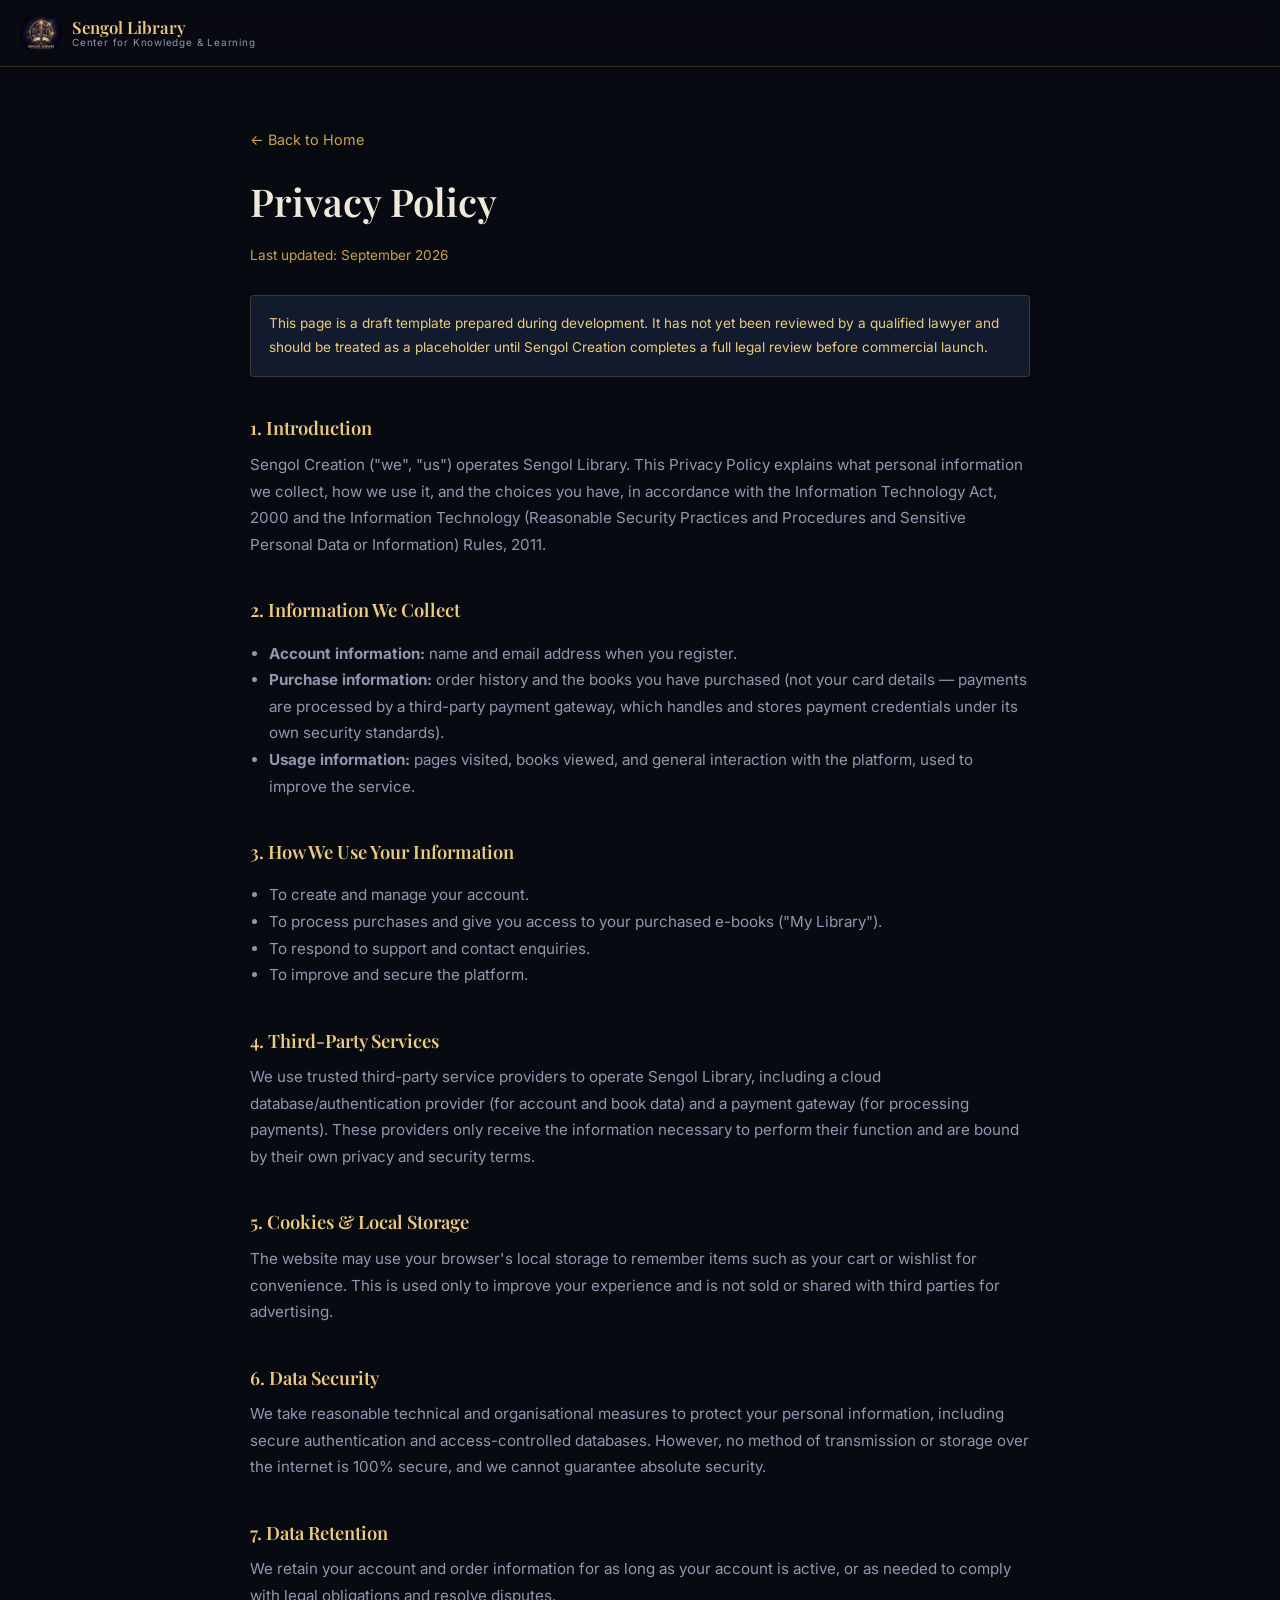
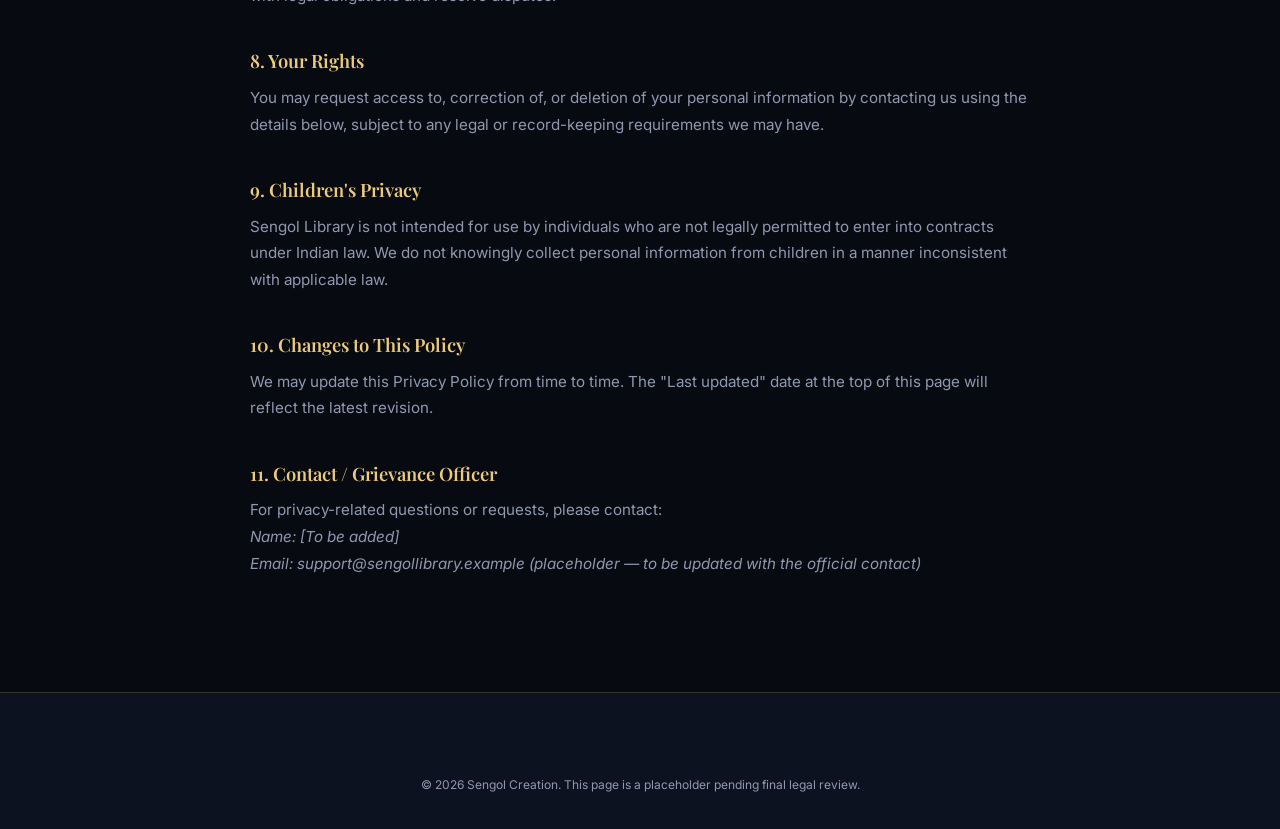
<file: privacy.html>
<!DOCTYPE html>
<html lang="en">
<head>
<meta charset="UTF-8">
<meta name="viewport" content="width=device-width, initial-scale=1.0">
<title>Privacy Policy — Sengol Library</title>
<link rel="icon" href="logo.png" type="image/png">
<link rel="preconnect" href="https://fonts.googleapis.com">
<link rel="preconnect" href="https://fonts.gstatic.com" crossorigin>
<link href="https://fonts.googleapis.com/css2?family=Playfair+Display:ital,wght@0,500;0,600;0,700;1,500&family=Inter:wght@400;500;600&display=swap" rel="stylesheet">
<link rel="stylesheet" href="style.css">
<style>
  .legal-page{max-width:820px;margin:0 auto;padding:60px 20px 100px;}
  .legal-page h1{font-size:clamp(1.8rem,4vw,2.4rem);margin-bottom:.3em;}
  .legal-page .updated{color:var(--gold);font-size:.85rem;margin-bottom:2em;}
  .legal-page h2{font-size:1.15rem;margin-top:2em;color:var(--gold-bright);}
  .legal-page p, .legal-page li{color:var(--muted);font-size:.95rem;line-height:1.75;}
  .legal-page ul{padding-left:1.2em;margin-bottom:1.2em;}
  .legal-page .draft-notice{
    background:var(--navy-2);border:1px solid var(--line);border-radius:4px;
    padding:16px 18px;margin-bottom:2.5em;color:var(--gold-bright);font-size:.85rem;
  }
  .back-link{display:inline-block;margin-bottom:20px;color:var(--gold);font-size:.9rem;}
</style>
</head>
<body>

<header class="nav">
  <div class="nav-inner">
    <a href="index.html" class="brand">
      <img src="logo.png" alt="Sengol Library" class="brand-mark">
      <span class="brand-text">
        <span class="brand-name">Sengol Library</span>
        <span class="brand-tagline">Center for Knowledge &amp; Learning</span>
      </span>
    </a>
  </div>
</header>

<main class="legal-page">
  <a href="index.html" class="back-link">← Back to Home</a>
  <h1>Privacy Policy</h1>
  <p class="updated">Last updated: September 2026</p>

  <p class="draft-notice">
    This page is a draft template prepared during development. It has not yet been reviewed by a qualified lawyer
    and should be treated as a placeholder until Sengol Creation completes a full legal review before commercial launch.
  </p>

  <h2>1. Introduction</h2>
  <p>Sengol Creation ("we", "us") operates Sengol Library. This Privacy Policy explains what personal information we collect, how we use it, and the choices you have, in accordance with the Information Technology Act, 2000 and the Information Technology (Reasonable Security Practices and Procedures and Sensitive Personal Data or Information) Rules, 2011.</p>

  <h2>2. Information We Collect</h2>
  <ul>
    <li><strong>Account information:</strong> name and email address when you register.</li>
    <li><strong>Purchase information:</strong> order history and the books you have purchased (not your card details — payments are processed by a third-party payment gateway, which handles and stores payment credentials under its own security standards).</li>
    <li><strong>Usage information:</strong> pages visited, books viewed, and general interaction with the platform, used to improve the service.</li>
  </ul>

  <h2>3. How We Use Your Information</h2>
  <ul>
    <li>To create and manage your account.</li>
    <li>To process purchases and give you access to your purchased e-books ("My Library").</li>
    <li>To respond to support and contact enquiries.</li>
    <li>To improve and secure the platform.</li>
  </ul>

  <h2>4. Third-Party Services</h2>
  <p>We use trusted third-party service providers to operate Sengol Library, including a cloud database/authentication provider (for account and book data) and a payment gateway (for processing payments). These providers only receive the information necessary to perform their function and are bound by their own privacy and security terms.</p>

  <h2>5. Cookies &amp; Local Storage</h2>
  <p>The website may use your browser's local storage to remember items such as your cart or wishlist for convenience. This is used only to improve your experience and is not sold or shared with third parties for advertising.</p>

  <h2>6. Data Security</h2>
  <p>We take reasonable technical and organisational measures to protect your personal information, including secure authentication and access-controlled databases. However, no method of transmission or storage over the internet is 100% secure, and we cannot guarantee absolute security.</p>

  <h2>7. Data Retention</h2>
  <p>We retain your account and order information for as long as your account is active, or as needed to comply with legal obligations and resolve disputes.</p>

  <h2>8. Your Rights</h2>
  <p>You may request access to, correction of, or deletion of your personal information by contacting us using the details below, subject to any legal or record-keeping requirements we may have.</p>

  <h2>9. Children's Privacy</h2>
  <p>Sengol Library is not intended for use by individuals who are not legally permitted to enter into contracts under Indian law. We do not knowingly collect personal information from children in a manner inconsistent with applicable law.</p>

  <h2>10. Changes to This Policy</h2>
  <p>We may update this Privacy Policy from time to time. The "Last updated" date at the top of this page will reflect the latest revision.</p>

  <h2>11. Contact / Grievance Officer</h2>
  <p>
    For privacy-related questions or requests, please contact:<br>
    <em>Name: [To be added]</em><br>
    <em>Email: support@sengollibrary.example (placeholder — to be updated with the official contact)</em>
  </p>
</main>

<footer class="footer" style="border-top:1px solid var(--line);">
  <div class="footer-bottom" style="text-align:center;">
    <p>© 2026 Sengol Creation. This page is a placeholder pending final legal review.</p>
  </div>
</footer>

</body>
</html>
</file>
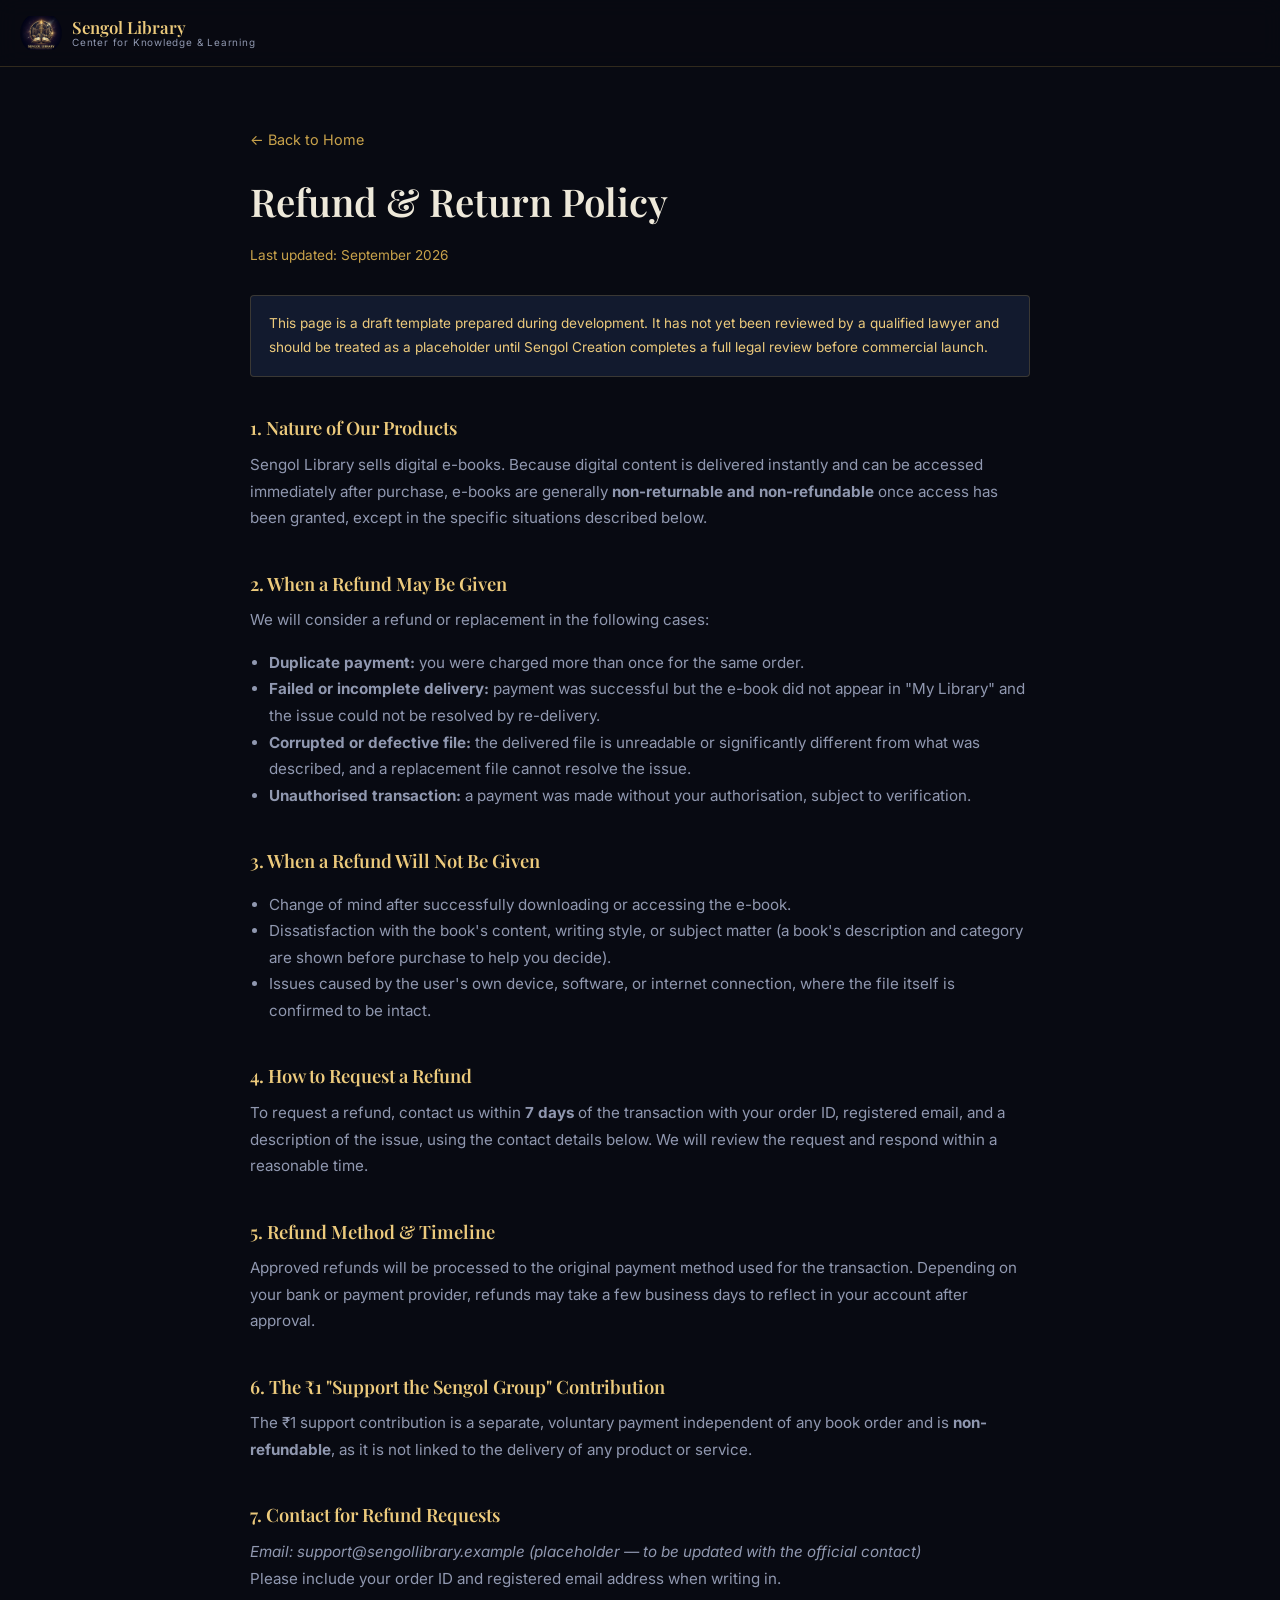
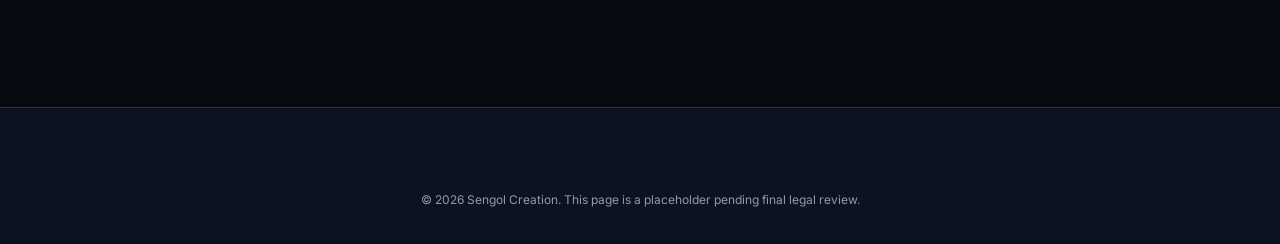
<file: refund.html>
<!DOCTYPE html>
<html lang="en">
<head>
<meta charset="UTF-8">
<meta name="viewport" content="width=device-width, initial-scale=1.0">
<title>Refund & Return Policy — Sengol Library</title>
<link rel="icon" href="logo.png" type="image/png">
<link rel="preconnect" href="https://fonts.googleapis.com">
<link rel="preconnect" href="https://fonts.gstatic.com" crossorigin>
<link href="https://fonts.googleapis.com/css2?family=Playfair+Display:ital,wght@0,500;0,600;0,700;1,500&family=Inter:wght@400;500;600&display=swap" rel="stylesheet">
<link rel="stylesheet" href="style.css">
<style>
  .legal-page{max-width:820px;margin:0 auto;padding:60px 20px 100px;}
  .legal-page h1{font-size:clamp(1.8rem,4vw,2.4rem);margin-bottom:.3em;}
  .legal-page .updated{color:var(--gold);font-size:.85rem;margin-bottom:2em;}
  .legal-page h2{font-size:1.15rem;margin-top:2em;color:var(--gold-bright);}
  .legal-page p, .legal-page li{color:var(--muted);font-size:.95rem;line-height:1.75;}
  .legal-page ul{padding-left:1.2em;margin-bottom:1.2em;}
  .legal-page .draft-notice{
    background:var(--navy-2);border:1px solid var(--line);border-radius:4px;
    padding:16px 18px;margin-bottom:2.5em;color:var(--gold-bright);font-size:.85rem;
  }
  .back-link{display:inline-block;margin-bottom:20px;color:var(--gold);font-size:.9rem;}
</style>
</head>
<body>

<header class="nav">
  <div class="nav-inner">
    <a href="index.html" class="brand">
      <img src="logo.png" alt="Sengol Library" class="brand-mark">
      <span class="brand-text">
        <span class="brand-name">Sengol Library</span>
        <span class="brand-tagline">Center for Knowledge &amp; Learning</span>
      </span>
    </a>
  </div>
</header>

<main class="legal-page">
  <a href="index.html" class="back-link">← Back to Home</a>
  <h1>Refund &amp; Return Policy</h1>
  <p class="updated">Last updated: September 2026</p>

  <p class="draft-notice">
    This page is a draft template prepared during development. It has not yet been reviewed by a qualified lawyer
    and should be treated as a placeholder until Sengol Creation completes a full legal review before commercial launch.
  </p>

  <h2>1. Nature of Our Products</h2>
  <p>Sengol Library sells digital e-books. Because digital content is delivered instantly and can be accessed immediately after purchase, e-books are generally <strong>non-returnable and non-refundable</strong> once access has been granted, except in the specific situations described below.</p>

  <h2>2. When a Refund May Be Given</h2>
  <p>We will consider a refund or replacement in the following cases:</p>
  <ul>
    <li><strong>Duplicate payment:</strong> you were charged more than once for the same order.</li>
    <li><strong>Failed or incomplete delivery:</strong> payment was successful but the e-book did not appear in "My Library" and the issue could not be resolved by re-delivery.</li>
    <li><strong>Corrupted or defective file:</strong> the delivered file is unreadable or significantly different from what was described, and a replacement file cannot resolve the issue.</li>
    <li><strong>Unauthorised transaction:</strong> a payment was made without your authorisation, subject to verification.</li>
  </ul>

  <h2>3. When a Refund Will Not Be Given</h2>
  <ul>
    <li>Change of mind after successfully downloading or accessing the e-book.</li>
    <li>Dissatisfaction with the book's content, writing style, or subject matter (a book's description and category are shown before purchase to help you decide).</li>
    <li>Issues caused by the user's own device, software, or internet connection, where the file itself is confirmed to be intact.</li>
  </ul>

  <h2>4. How to Request a Refund</h2>
  <p>To request a refund, contact us within <strong>7 days</strong> of the transaction with your order ID, registered email, and a description of the issue, using the contact details below. We will review the request and respond within a reasonable time.</p>

  <h2>5. Refund Method &amp; Timeline</h2>
  <p>Approved refunds will be processed to the original payment method used for the transaction. Depending on your bank or payment provider, refunds may take a few business days to reflect in your account after approval.</p>

  <h2>6. The ₹1 "Support the Sengol Group" Contribution</h2>
  <p>The ₹1 support contribution is a separate, voluntary payment independent of any book order and is <strong>non-refundable</strong>, as it is not linked to the delivery of any product or service.</p>

  <h2>7. Contact for Refund Requests</h2>
  <p>
    <em>Email: support@sengollibrary.example (placeholder — to be updated with the official contact)</em><br>
    Please include your order ID and registered email address when writing in.
  </p>
</main>

<footer class="footer" style="border-top:1px solid var(--line);">
  <div class="footer-bottom" style="text-align:center;">
    <p>© 2026 Sengol Creation. This page is a placeholder pending final legal review.</p>
  </div>
</footer>

</body>
</html>
</file>
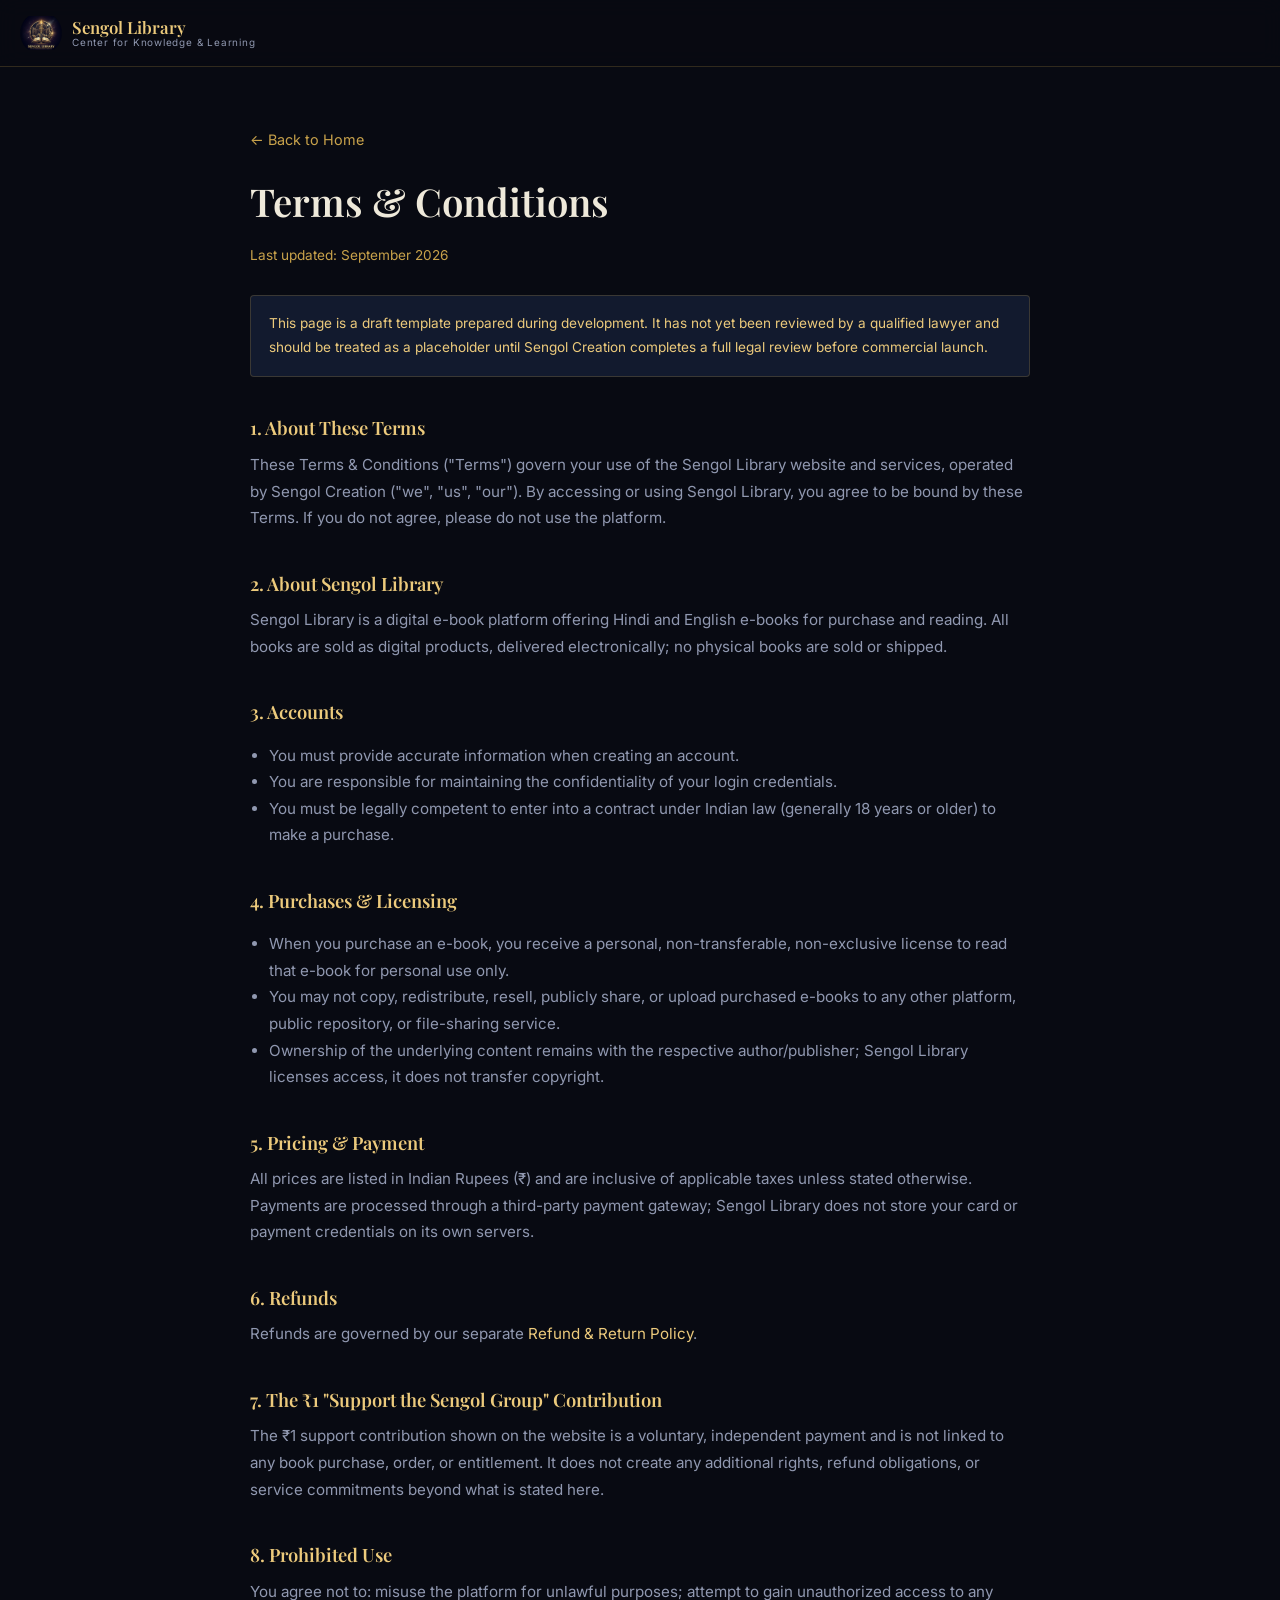
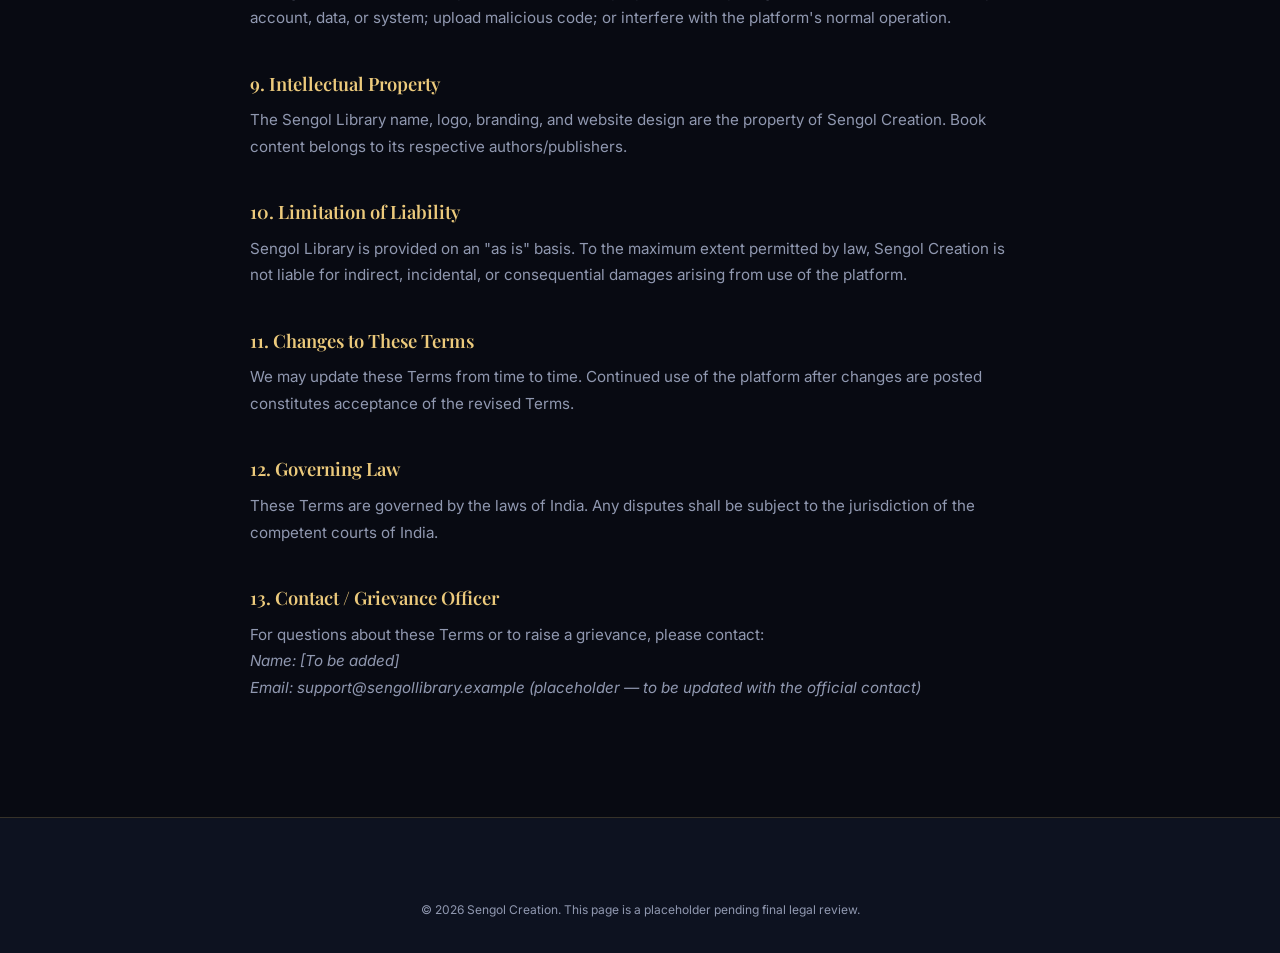
<file: terms.html>
<!DOCTYPE html>
<html lang="en">
<head>
<meta charset="UTF-8">
<meta name="viewport" content="width=device-width, initial-scale=1.0">
<title>Terms & Conditions — Sengol Library</title>
<link rel="icon" href="logo.png" type="image/png">
<link rel="preconnect" href="https://fonts.googleapis.com">
<link rel="preconnect" href="https://fonts.gstatic.com" crossorigin>
<link href="https://fonts.googleapis.com/css2?family=Playfair+Display:ital,wght@0,500;0,600;0,700;1,500&family=Inter:wght@400;500;600&display=swap" rel="stylesheet">
<link rel="stylesheet" href="style.css">
<style>
  .legal-page{max-width:820px;margin:0 auto;padding:60px 20px 100px;}
  .legal-page h1{font-size:clamp(1.8rem,4vw,2.4rem);margin-bottom:.3em;}
  .legal-page .updated{color:var(--gold);font-size:.85rem;margin-bottom:2em;}
  .legal-page h2{font-size:1.15rem;margin-top:2em;color:var(--gold-bright);}
  .legal-page p, .legal-page li{color:var(--muted);font-size:.95rem;line-height:1.75;}
  .legal-page ul{padding-left:1.2em;margin-bottom:1.2em;}
  .legal-page .draft-notice{
    background:var(--navy-2);border:1px solid var(--line);border-radius:4px;
    padding:16px 18px;margin-bottom:2.5em;color:var(--gold-bright);font-size:.85rem;
  }
  .back-link{display:inline-block;margin-bottom:20px;color:var(--gold);font-size:.9rem;}
</style>
</head>
<body>

<header class="nav">
  <div class="nav-inner">
    <a href="index.html" class="brand">
      <img src="logo.png" alt="Sengol Library" class="brand-mark">
      <span class="brand-text">
        <span class="brand-name">Sengol Library</span>
        <span class="brand-tagline">Center for Knowledge &amp; Learning</span>
      </span>
    </a>
  </div>
</header>

<main class="legal-page">
  <a href="index.html" class="back-link">← Back to Home</a>
  <h1>Terms &amp; Conditions</h1>
  <p class="updated">Last updated: September 2026</p>

  <p class="draft-notice">
    This page is a draft template prepared during development. It has not yet been reviewed by a qualified lawyer
    and should be treated as a placeholder until Sengol Creation completes a full legal review before commercial launch.
  </p>

  <h2>1. About These Terms</h2>
  <p>These Terms &amp; Conditions ("Terms") govern your use of the Sengol Library website and services, operated by Sengol Creation ("we", "us", "our"). By accessing or using Sengol Library, you agree to be bound by these Terms. If you do not agree, please do not use the platform.</p>

  <h2>2. About Sengol Library</h2>
  <p>Sengol Library is a digital e-book platform offering Hindi and English e-books for purchase and reading. All books are sold as digital products, delivered electronically; no physical books are sold or shipped.</p>

  <h2>3. Accounts</h2>
  <ul>
    <li>You must provide accurate information when creating an account.</li>
    <li>You are responsible for maintaining the confidentiality of your login credentials.</li>
    <li>You must be legally competent to enter into a contract under Indian law (generally 18 years or older) to make a purchase.</li>
  </ul>

  <h2>4. Purchases &amp; Licensing</h2>
  <ul>
    <li>When you purchase an e-book, you receive a personal, non-transferable, non-exclusive license to read that e-book for personal use only.</li>
    <li>You may not copy, redistribute, resell, publicly share, or upload purchased e-books to any other platform, public repository, or file-sharing service.</li>
    <li>Ownership of the underlying content remains with the respective author/publisher; Sengol Library licenses access, it does not transfer copyright.</li>
  </ul>

  <h2>5. Pricing &amp; Payment</h2>
  <p>All prices are listed in Indian Rupees (₹) and are inclusive of applicable taxes unless stated otherwise. Payments are processed through a third-party payment gateway; Sengol Library does not store your card or payment credentials on its own servers.</p>

  <h2>6. Refunds</h2>
  <p>Refunds are governed by our separate <a href="refund.html" style="color:var(--gold-bright)">Refund &amp; Return Policy</a>.</p>

  <h2>7. The ₹1 "Support the Sengol Group" Contribution</h2>
  <p>The ₹1 support contribution shown on the website is a voluntary, independent payment and is not linked to any book purchase, order, or entitlement. It does not create any additional rights, refund obligations, or service commitments beyond what is stated here.</p>

  <h2>8. Prohibited Use</h2>
  <p>You agree not to: misuse the platform for unlawful purposes; attempt to gain unauthorized access to any account, data, or system; upload malicious code; or interfere with the platform's normal operation.</p>

  <h2>9. Intellectual Property</h2>
  <p>The Sengol Library name, logo, branding, and website design are the property of Sengol Creation. Book content belongs to its respective authors/publishers.</p>

  <h2>10. Limitation of Liability</h2>
  <p>Sengol Library is provided on an "as is" basis. To the maximum extent permitted by law, Sengol Creation is not liable for indirect, incidental, or consequential damages arising from use of the platform.</p>

  <h2>11. Changes to These Terms</h2>
  <p>We may update these Terms from time to time. Continued use of the platform after changes are posted constitutes acceptance of the revised Terms.</p>

  <h2>12. Governing Law</h2>
  <p>These Terms are governed by the laws of India. Any disputes shall be subject to the jurisdiction of the competent courts of India.</p>

  <h2>13. Contact / Grievance Officer</h2>
  <p>
    For questions about these Terms or to raise a grievance, please contact:<br>
    <em>Name: [To be added]</em><br>
    <em>Email: support@sengollibrary.example (placeholder — to be updated with the official contact)</em>
  </p>
</main>

<footer class="footer" style="border-top:1px solid var(--line);">
  <div class="footer-bottom" style="text-align:center;">
    <p>© 2026 Sengol Creation. This page is a placeholder pending final legal review.</p>
  </div>
</footer>

</body>
</html>
</file>
<file: style.css>
/* ===================================================================
   SENGOL LIBRARY — design tokens
   =================================================================== */
:root{
  --void:#080a12;
  --navy:#0d1220;
  --navy-2:#121a2e;
  --navy-3:#182342;
  --gold:#c8a24b;
  --gold-bright:#ecca7c;
  --gold-dim:#8a743f;
  --ivory:#eee9da;
  --muted:#9098b0;
  --line: rgba(200,162,75,0.22);
  --shadow: 0 20px 50px rgba(0,0,0,0.45);
  --serif: "Playfair Display", "Georgia", serif;
  --sans: "Inter", system-ui, sans-serif;
}

*{box-sizing:border-box;}
html{scroll-behavior:smooth;}
body{
  margin:0;
  background:var(--void);
  color:var(--ivory);
  font-family:var(--sans);
  line-height:1.6;
  -webkit-font-smoothing:antialiased;
}
img{max-width:100%;display:block;}
a{color:inherit;text-decoration:none;}
h1,h2,h3,h4{font-family:var(--serif);margin:0 0 .5em;font-weight:600;color:var(--ivory);}
p{margin:0 0 1em;color:var(--muted);}
button{font-family:var(--sans);cursor:pointer;}
:focus-visible{outline:2px solid var(--gold-bright);outline-offset:3px;}

.btn{
  display:inline-flex;align-items:center;justify-content:center;
  padding:.85em 1.8em;border-radius:2px;border:1px solid transparent;
  font-size:.95rem;font-weight:500;letter-spacing:.02em;
  transition:transform .2s ease, background .25s ease, border-color .25s ease;
}
.btn:hover{transform:translateY(-2px);}
.btn-gold{background:linear-gradient(180deg,var(--gold-bright),var(--gold));color:#1a1204;}
.btn-outline{border-color:var(--line);color:var(--ivory);background:transparent;}
.btn-outline:hover{border-color:var(--gold);}
.btn.full{width:100%;}
.btn[disabled]{opacity:.55;cursor:not-allowed;transform:none;}

/* ===================================================================
   NAVBAR
   =================================================================== */
.nav{
  position:sticky;top:0;z-index:60;
  background:rgba(8,10,18,0.88);
  backdrop-filter:blur(10px);
  border-bottom:1px solid var(--line);
}
.nav-inner{
  max-width:1280px;margin:0 auto;
  display:flex;align-items:center;gap:24px;
  padding:12px 20px;
}
.brand{display:flex;align-items:center;gap:10px;flex-shrink:0;}
.brand-mark{width:42px;height:42px;object-fit:contain;border-radius:50%;}
.brand-text{display:flex;flex-direction:column;line-height:1.1;}
.brand-name{font-family:var(--serif);font-size:1.05rem;color:var(--gold-bright);font-weight:600;}
.brand-tagline{font-size:.62rem;letter-spacing:.08em;color:var(--muted);}

.nav-links{display:flex;gap:26px;margin-left:12px;flex:1;}
.nav-links a{font-size:.9rem;color:var(--ivory);opacity:.85;position:relative;}
.nav-links a:hover{opacity:1;color:var(--gold-bright);}

.nav-actions{display:flex;align-items:center;gap:6px;}
.icon-btn{
  position:relative;background:none;border:none;color:var(--ivory);
  width:38px;height:38px;border-radius:50%;
  display:flex;align-items:center;justify-content:center;
  transition:background .2s ease;
}
.icon-btn:hover{background:var(--navy-3);}
.icon-btn svg{width:19px;height:19px;fill:none;stroke:currentColor;stroke-width:1.7;stroke-linecap:round;stroke-linejoin:round;}
.badge{
  position:absolute;top:2px;right:2px;
  background:var(--gold);color:#1a1204;
  font-size:.6rem;font-weight:700;min-width:15px;height:15px;border-radius:50%;
  display:flex;align-items:center;justify-content:center;padding:0 3px;
}
.account-btn{
  margin-left:8px;background:transparent;border:1px solid var(--line);color:var(--ivory);
  padding:.5em 1.1em;border-radius:2px;font-size:.85rem;
  transition:border-color .2s ease;
}
.account-btn:hover{border-color:var(--gold);}

.hamburger{display:none;flex-direction:column;gap:4px;background:none;border:none;padding:8px;}
.hamburger span{width:22px;height:2px;background:var(--gold-bright);}

.search-bar{max-height:0;overflow:hidden;transition:max-height .3s ease;border-top:0 solid var(--line);}
.search-bar.open{max-height:70px;border-top:1px solid var(--line);}
.search-bar-inner{max-width:1280px;margin:0 auto;display:flex;align-items:center;gap:12px;padding:14px 20px;}
.search-bar-inner svg{width:18px;height:18px;stroke:var(--gold);fill:none;stroke-width:1.7;flex-shrink:0;}
.search-bar-inner input{
  flex:1;background:transparent;border:none;color:var(--ivory);font-size:1rem;font-family:var(--sans);
}
.search-bar-inner input:focus{outline:none;}
.search-bar-inner input::placeholder{color:var(--muted);}
#searchClose{background:none;border:none;color:var(--muted);font-size:1.4rem;line-height:1;}

.mobile-menu{
  display:none;flex-direction:column;gap:2px;
  background:var(--navy);border-bottom:1px solid var(--line);
  position:sticky;top:0px;z-index:59;
}
.mobile-menu.open{display:flex;}
.mobile-menu a{padding:14px 22px;border-bottom:1px solid rgba(255,255,255,0.05);font-size:.95rem;}
.mobile-menu .account-btn{margin:14px 22px;align-self:flex-start;}

/* ===================================================================
   HERO
   =================================================================== */
.hero{position:relative;overflow:hidden;padding:70px 20px 90px;}
.hero-glow{
  position:absolute;inset:0;
  background:radial-gradient(ellipse 700px 500px at 78% 20%, rgba(200,162,75,0.16), transparent 60%),
             radial-gradient(ellipse 900px 700px at 10% 90%, rgba(24,35,66,0.7), transparent 60%);
  pointer-events:none;
}
.hero-inner{
  position:relative;max-width:1280px;margin:0 auto;
  display:grid;grid-template-columns:1.1fr .9fr;gap:40px;align-items:center;
}
.hero-eyebrow{color:var(--gold);font-size:.85rem;letter-spacing:.04em;margin-bottom:.6em;}
.hero-copy h1{font-size:clamp(2.1rem,4.4vw,3.4rem);line-height:1.15;max-width:14ch;}
.hero-sub{max-width:46ch;font-size:1.02rem;}
.hero-actions{display:flex;gap:16px;flex-wrap:wrap;margin-top:8px;}
.hero-emblem{
  display:flex;justify-content:center;
}
.hero-emblem img{
  width:min(340px,80%);
  filter:drop-shadow(0 20px 40px rgba(0,0,0,0.55));
  animation:float 7s ease-in-out infinite;
}
@keyframes float{
  0%,100%{transform:translateY(0);}
  50%{transform:translateY(-10px);}
}

/* ===================================================================
   SECTIONS (shared)
   =================================================================== */
.section{max-width:1280px;margin:0 auto;padding:80px 20px;}
.section.alt{max-width:none;background:var(--navy);border-top:1px solid var(--line);border-bottom:1px solid var(--line);}
.section.alt > *{max-width:1280px;margin-left:auto;margin-right:auto;}
.section-head{max-width:640px;margin-bottom:40px;}
.section-head h2{font-size:clamp(1.6rem,3vw,2.1rem);}
.section-head p{font-size:1rem;}

/* ===================================================================
   FILTERS + BOOK GRID
   =================================================================== */
.filter-row{display:flex;gap:10px;flex-wrap:wrap;margin-bottom:34px;}
.filter-chip{
  background:transparent;border:1px solid var(--line);color:var(--muted);
  padding:.5em 1.1em;border-radius:20px;font-size:.85rem;transition:.2s ease;
}
.filter-chip:hover{border-color:var(--gold);color:var(--ivory);}
.filter-chip.active{background:var(--gold);border-color:var(--gold);color:#1a1204;font-weight:600;}

.book-grid{
  display:grid;grid-template-columns:repeat(auto-fill,minmax(190px,1fr));gap:26px;
}
.book-card{
  background:linear-gradient(180deg,var(--navy-2),var(--navy));
  border:1px solid var(--line);border-radius:4px;padding:18px;
  display:flex;flex-direction:column;transition:transform .25s ease, border-color .25s ease;
}
.book-card:hover{transform:translateY(-4px);border-color:var(--gold-dim);}
.book-cover{
  aspect-ratio:3/4.2;border-radius:2px;margin-bottom:14px;position:relative;overflow:hidden;
  display:flex;align-items:center;justify-content:center;text-align:center;padding:14px;
  border:1px solid rgba(200,162,75,0.35);
}
.book-cover::before{
  content:"";position:absolute;inset:0;opacity:.9;
}
.book-cover span{position:relative;font-family:var(--serif);font-weight:600;color:var(--ivory);font-size:1rem;line-height:1.3;text-shadow:0 2px 8px rgba(0,0,0,.5);}
.book-lang{position:absolute;top:8px;right:8px;background:rgba(0,0,0,.45);color:var(--gold-bright);font-size:.62rem;padding:2px 7px;border-radius:10px;border:1px solid var(--line);}
.book-title{font-family:var(--serif);font-size:1.02rem;margin-bottom:2px;color:var(--ivory);}
.book-author{font-size:.82rem;color:var(--muted);margin-bottom:8px;}
.book-cat{font-size:.7rem;color:var(--gold);letter-spacing:.02em;margin-bottom:10px;}
.book-price{font-size:.95rem;color:var(--gold-bright);font-weight:600;margin-bottom:12px;}
.book-actions{display:flex;gap:8px;margin-top:auto;}
.book-actions button{
  flex:1;border:1px solid var(--line);background:transparent;color:var(--ivory);
  padding:.55em .4em;border-radius:2px;font-size:.78rem;transition:.2s ease;
}
.book-actions button:hover{border-color:var(--gold);}
.book-actions .wish-btn.active{color:var(--gold-bright);border-color:var(--gold);}
.empty-state{color:var(--muted);text-align:center;padding:40px 0;}

/* ===================================================================
   CATEGORIES
   =================================================================== */
.category-grid{display:grid;grid-template-columns:repeat(auto-fit,minmax(180px,1fr));gap:20px;}
.category-card{
  border:1px solid var(--line);padding:26px 20px;border-radius:4px;
  background:var(--navy-2);transition:.25s ease;cursor:pointer;
}
.category-card:hover{border-color:var(--gold);transform:translateY(-3px);}
.cat-icon{font-size:1.4rem;color:var(--gold);}
.category-card h3{font-size:1.05rem;margin:.4em 0 .2em;}
.category-card p{font-size:.85rem;margin:0;}

/* ===================================================================
   PROMISE
   =================================================================== */
.promise{padding:70px 20px;text-align:center;border-top:1px solid var(--line);border-bottom:1px solid var(--line);}
.promise-inner{max-width:680px;margin:0 auto;}
.promise-mark{font-family:var(--serif);font-size:3rem;color:var(--gold-dim);line-height:0;margin-bottom:10px;}
.promise-text{font-family:var(--serif);font-size:1.3rem;font-style:italic;color:var(--ivory);line-height:1.5;}
.promise-attr{color:var(--gold);font-size:.85rem;margin-top:14px;}

/* ===================================================================
   SUPPORT
   =================================================================== */
.support-card{
  display:grid;grid-template-columns:1.3fr .7fr;gap:36px;align-items:center;
  background:linear-gradient(135deg,var(--navy-3),var(--navy));
  border:1px solid var(--line);border-radius:6px;padding:42px;
}
.support-note{font-size:.85rem;color:var(--gold-dim);border-top:1px solid var(--line);padding-top:12px;}
.support-qr{text-align:center;background:var(--void);border:1px solid var(--line);border-radius:6px;padding:20px;}
.support-qr img{width:150px;margin:0 auto 12px;border-radius:4px;}
.qr-caption{color:var(--gold-bright);font-size:.85rem;margin:0;}

/* ===================================================================
   ABOUT
   =================================================================== */
.about-grid{display:grid;grid-template-columns:1.3fr .7fr;gap:50px;align-items:center;}
.about-figures{display:flex;flex-direction:column;gap:22px;}
.figure{border-left:2px solid var(--gold);padding-left:16px;}
.figure span{display:block;font-family:var(--serif);font-size:2rem;color:var(--gold-bright);}
.figure p{margin:0;font-size:.85rem;}

/* ===================================================================
   CONTACT
   =================================================================== */
.contact-grid{display:grid;grid-template-columns:repeat(auto-fit,minmax(220px,1fr));gap:20px;}
.contact-card{border:1px solid var(--line);border-radius:4px;padding:24px;background:var(--navy-2);}
.contact-card h3{font-size:1rem;}
.placeholder-text{font-size:.85rem;font-style:italic;}

/* ===================================================================
   DRAWERS (wishlist / cart)
   =================================================================== */
.scrim{position:fixed;inset:0;background:rgba(0,0,0,.55);opacity:0;pointer-events:none;transition:opacity .25s ease;z-index:70;}
.scrim.show{opacity:1;pointer-events:auto;}
.drawer{
  position:fixed;top:0;right:0;height:100%;width:min(380px,88vw);
  background:var(--navy);border-left:1px solid var(--line);
  transform:translateX(100%);transition:transform .3s ease;
  z-index:80;display:flex;flex-direction:column;
}
.drawer.open{transform:translateX(0);}
.drawer-head{display:flex;justify-content:space-between;align-items:center;padding:20px 22px;border-bottom:1px solid var(--line);}
.drawer-head h3{margin:0;}
.drawer-close{background:none;border:none;color:var(--muted);font-size:1.6rem;line-height:1;}
.drawer-body{flex:1;overflow-y:auto;padding:18px 22px;}
.drawer-foot{border-top:1px solid var(--line);padding:18px 22px;}
.drawer-item{display:flex;gap:12px;padding:12px 0;border-bottom:1px solid rgba(255,255,255,0.06);}
.drawer-item .di-cover{width:46px;height:64px;border-radius:2px;flex-shrink:0;border:1px solid var(--line);}
.drawer-item .di-info{flex:1;}
.drawer-item .di-title{font-family:var(--serif);font-size:.92rem;}
.drawer-item .di-meta{font-size:.75rem;color:var(--muted);}
.drawer-item button{background:none;border:none;color:var(--muted);font-size:.75rem;text-decoration:underline;padding:0;}
.drawer-empty{color:var(--muted);text-align:center;padding:40px 0;font-size:.9rem;}
.cart-total-row{display:flex;justify-content:space-between;margin-bottom:14px;font-size:1rem;color:var(--ivory);}

/* ===================================================================
   MODALS
   =================================================================== */
.modal{position:fixed;inset:0;background:rgba(4,5,10,.7);display:none;align-items:center;justify-content:center;z-index:90;padding:20px;}
.modal.open{display:flex;}
.modal-card{
  position:relative;background:var(--navy);border:1px solid var(--line);border-radius:6px;
  padding:34px 28px;width:100%;max-width:420px;max-height:86vh;overflow-y:auto;
}
.modal-tabs{display:flex;gap:8px;margin-bottom:20px;flex-wrap:wrap;}
.tab-btn{flex:1;background:transparent;border:1px solid var(--line);color:var(--muted);padding:.6em;border-radius:2px;min-width:70px;}
.tab-btn.active{background:var(--gold);color:#1a1204;border-color:var(--gold);font-weight:600;}
.tab-panel{display:none;}
.tab-panel.active{display:block;}
.modal-note{font-size:.82rem;color:var(--muted);margin-bottom:16px;}
.modal-card label{display:block;font-size:.82rem;color:var(--muted);margin-bottom:14px;}
.modal-card input, .modal-card select, .modal-card textarea{
  width:100%;margin-top:6px;padding:.7em .8em;background:var(--void);
  border:1px solid var(--line);border-radius:2px;color:var(--ivory);font-family:var(--sans);
  font-size:.9rem;
}
.modal-card textarea{resize:vertical;}
.modal-card input[type="file"]{
  padding:.5em 0;background:transparent;border:none;color:var(--muted);font-size:.82rem;
}
.modal-links{display:flex;justify-content:space-between;margin-top:16px;flex-wrap:wrap;gap:8px;}
.auth-message{font-size:.82rem;margin-top:10px;min-height:1.2em;}
.auth-message.error{color:#e07a6b;}
.auth-message.success{color:var(--gold-bright);}
.modal-link{font-size:.8rem;color:var(--gold);text-decoration:underline;}
.book-modal-card{max-width:640px;}
.bm-grid{display:grid;grid-template-columns:180px 1fr;gap:24px;}
.bm-cover{aspect-ratio:3/4.2;border-radius:4px;border:1px solid var(--line);display:flex;align-items:center;justify-content:center;padding:14px;text-align:center;}
.bm-cover span{font-family:var(--serif);color:var(--ivory);font-weight:600;}
.bm-meta{font-size:.8rem;color:var(--muted);margin-bottom:4px;}

/* ===================================================================
   REVIEWS + GALLERY
   =================================================================== */
.reviews-section{margin-top:26px;border-top:1px solid var(--line);padding-top:22px;}
.reviews-section h4{font-size:1rem;}
.review-stars{color:var(--gold);letter-spacing:2px;}
.review-form{margin-bottom:20px;}
.review-item{padding:12px 0;border-bottom:1px solid rgba(255,255,255,0.06);}
.review-comment{font-size:.88rem;margin:6px 0;}
.review-date{font-size:.72rem;color:var(--muted);margin:0;}

.gallery-strip{display:flex;gap:10px;overflow-x:auto;padding:16px 0;margin-top:6px;}
.gallery-thumb{width:90px;height:120px;object-fit:cover;border-radius:3px;border:1px solid var(--line);flex-shrink:0;}
.admin-add-photos, .admin-copy-link{margin-right:10px;}

/* ===================================================================
   FOOTER
   =================================================================== */
.footer{background:var(--navy);border-top:1px solid var(--line);padding:60px 20px 0;}
.footer-inner{max-width:1280px;margin:0 auto;display:flex;justify-content:space-between;gap:50px;flex-wrap:wrap;padding-bottom:50px;border-bottom:1px solid var(--line);}
.footer-brand{display:flex;gap:12px;align-items:center;max-width:280px;}
.footer-brand img{width:44px;height:44px;border-radius:50%;}
.footer-name{font-family:var(--serif);color:var(--gold-bright);margin:0;font-size:1.1rem;}
.footer-sub{font-size:.78rem;margin:2px 0 0;}
.footer-cols{display:flex;gap:60px;flex-wrap:wrap;}
.footer-col h4{font-size:.85rem;color:var(--ivory);margin-bottom:14px;}
.footer-col a{display:block;font-size:.85rem;color:var(--muted);margin-bottom:10px;}
.footer-col a:hover{color:var(--gold-bright);}
.footer-bottom{max-width:1280px;margin:0 auto;padding:22px 0;font-size:.75rem;color:var(--muted);}

.legal-toast{
  position:fixed;bottom:24px;left:50%;transform:translateX(-50%) translateY(140%);
  background:var(--navy-3);border:1px solid var(--gold);color:var(--ivory);
  padding:12px 20px;border-radius:4px;font-size:.82rem;transition:transform .3s ease;z-index:95;max-width:88vw;text-align:center;
}
.legal-toast.show{transform:translateX(-50%) translateY(0);}

/* ===================================================================
   RESPONSIVE
   =================================================================== */
@media (max-width:900px){
  .hero-inner{grid-template-columns:1fr;text-align:left;}
  .hero-emblem{order:-1;max-width:220px;margin:0 auto 10px;}
  .support-card,.about-grid,.bm-grid{grid-template-columns:1fr;}
  .support-qr{justify-self:start;}
}
@media (max-width:760px){
  .nav-links,.nav-actions .account-btn{display:none;}
  .hamburger{display:flex;}
}
</file>
